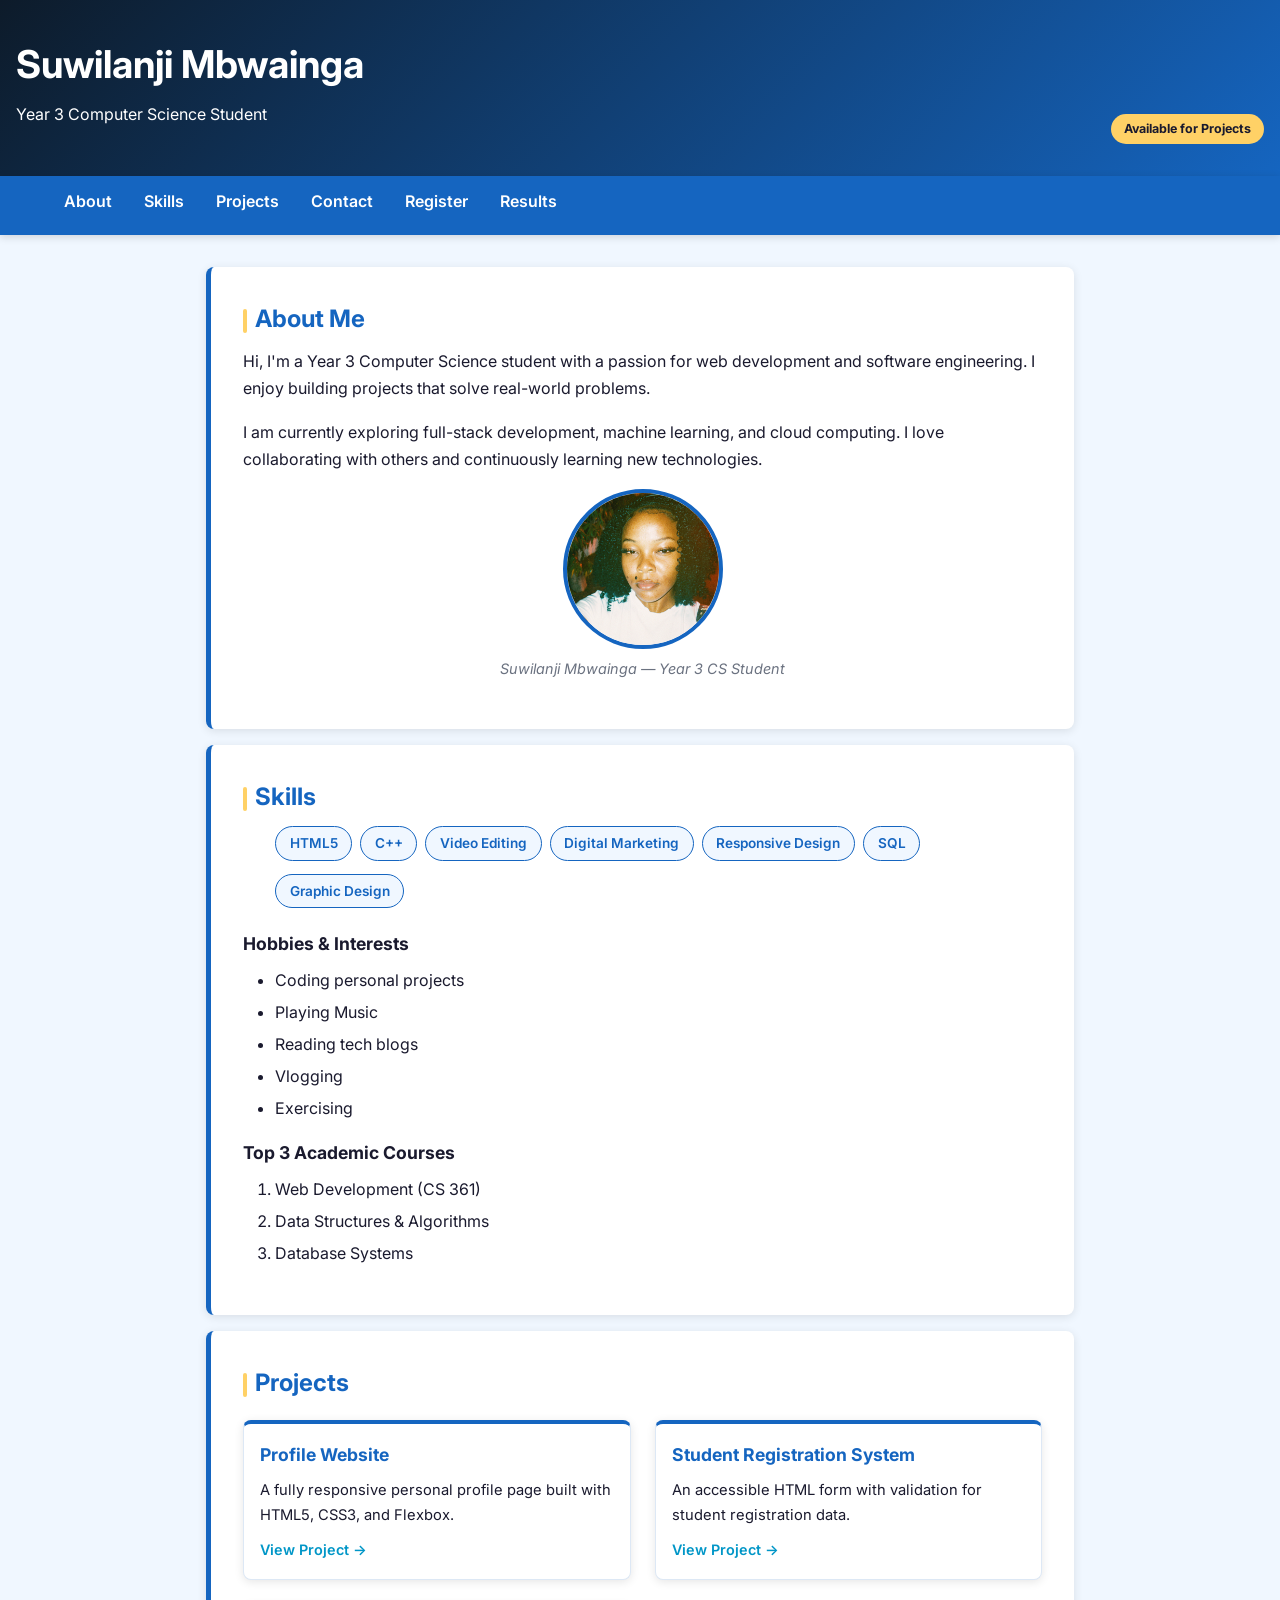
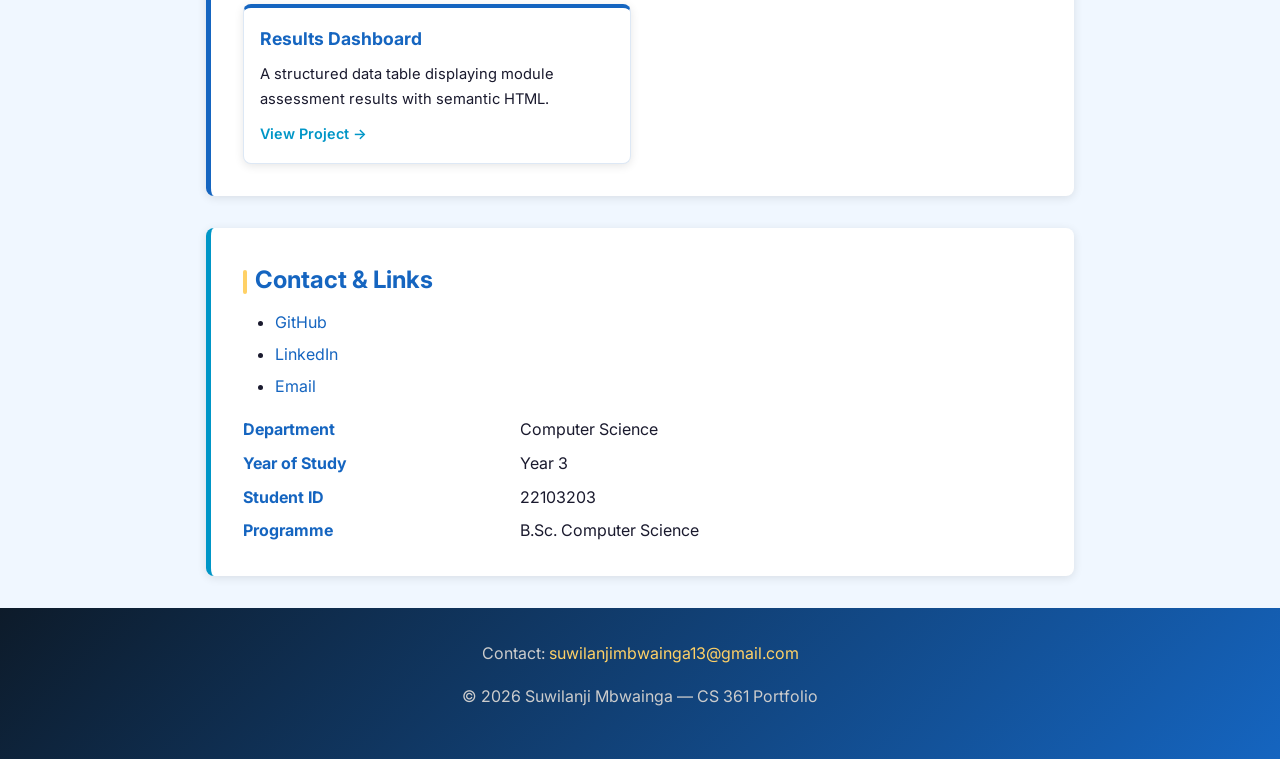
<file: index.html>
<!DOCTYPE html>
<html lang="en">
<head>
  <meta charset="UTF-8">
  <meta name="viewport" content="width=device-width, initial-scale=1.0">
  <title>My Profile — CS 361</title>

  <!-- Week 6 Step 6: Google Fonts — Inter & Poppins -->
  <link rel="preconnect" href="https://fonts.googleapis.com">
  <link rel="preconnect" href="https://fonts.gstatic.com" crossorigin>
  <link href="https://fonts.googleapis.com/css2?family=Inter:wght@400;600;700&family=Poppins:wght@400;600;700&display=swap" rel="stylesheet">

  <!-- style.css always after fonts -->
  <link rel="stylesheet" href="style2.css">
</head>
<body>

  <!-- Week 6 Step 1: Header with gradient + badge -->
  <header>
    <div>
      <h1>Suwilanji Mbwainga</h1>
      <p>Year 3 Computer Science Student</p>
    </div>
    <span class="badge">Available for Projects</span>
  </header>

  <!-- Week 6 Step 1: Nav with flex, hover border-bottom -->
  <nav>
    <ul>
      <li><a href="#about">About</a></li>
      <li><a href="#skills">Skills</a></li>
      <li><a href="#projects">Projects</a></li>
      <li><a href="#contact">Contact</a></li>
      <li><a href="register.html">Register</a></li>
      <li><a href="table.html">Results</a></li>
    </ul>
  </nav>

  <main>

    <!-- Week 6 Step 2: Card section -->
    <section id="about">
      <h2>About Me</h2>
      <p>
        Hi, I'm a Year 3 Computer Science student with a passion for web development
        and software engineering. I enjoy building projects that solve real-world problems.
      </p>
      <p>
        I am currently exploring full-stack development, machine learning, and cloud computing.
        I love collaborating with others and continuously learning new technologies.
      </p>

      <!-- Week 6 Step 3: Profile photo — circular, border, hover scale -->
      <figure class="profile-figure">
        <img src=RQND7701.JPG alt="Photo of Suwilanji Mbwainga" width="200" height="200">
        <figcaption>Suwilanji Mbwainga &mdash; Year 3 CS Student</figcaption>
      </figure>
    </section>

    <!-- Week 6 Step 4: Skills as tag badges -->
    <section id="skills">
      <h2>Skills</h2>
      <ul class="skills-list">

        <li>HTML5</li>
        <li>C++</li>
        <li>Video Editing</li>
        <li>Digital Marketing</li>
        <li>Responsive Design</li>
        <li>SQL</li>
        <li>Graphic Design</li>
      </ul>

      <h3>Hobbies &amp; Interests</h3>
      <ul>
        <li>Coding personal projects</li>
        <li>Playing Music</li>
        <li>Reading tech blogs</li>
        <li>Vlogging</li>
        <li>Exercising</li>
      </ul>

      <h3>Top 3 Academic Courses</h3>
      <ol>
        <li>Web Development (CS 361)</li>
        <li>Data Structures &amp; Algorithms</li>
        <li>Database Systems</li>
      </ol>
    </section>

    <!-- Projects card grid -->
    <section id="projects">
      <h2>Projects</h2>
      <div class="projects-grid">
        <article class="card">
          <h3>Profile Website</h3>
          <p>A fully responsive personal profile page built with HTML5, CSS3, and Flexbox.</p>
          <a href="#">View Project &rarr;</a>
        </article>
        <article class="card">
          <h3>Student Registration System</h3>
          <p>An accessible HTML form with validation for student registration data.</p>
          <a href="register.html">View Project &rarr;</a>
        </article>
        <article class="card">
          <h3>Results Dashboard</h3>
          <p>A structured data table displaying module assessment results with semantic HTML.</p>
          <a href="table.html">View Project &rarr;</a>
        </article>
      </div>
    </section>

  </main>

  <!-- Aside: Contact & Links -->
  <aside id="contact">
    <section>
      <h2>Contact &amp; Links</h2>
      <ul>
        <li><a href="https://github.com/suwilanjimbwainga" target="_blank" rel="noopener">GitHub</a></li>
        <li><a href="https://linkedin.com/in/suwilanjimbwainga" target="_blank" rel="noopener">LinkedIn</a></li>
        <li><a href="mailto:suwilanjimbwainga13@gmail.com">Email</a></li>
      </ul>

      <dl>
        <dt>Department</dt>
        <dd>Computer Science</dd>

        <dt>Year of Study</dt>
        <dd>Year 3</dd>

       <dt>Student ID</dt>
        <dd>22103203</dd>

        <dt>Programme</dt>
        <dd>B.Sc. Computer Science</dd>
      </dl>
    </section>
  </aside>

  <footer>
    <p>Contact: <a href="mailto:suwilanjimbwainga13@gmail.com">suwilanjimbwainga13@gmail.com</a></p>
    <p>&copy; 2026 Suwilanji Mbwainga &mdash; CS 361 Portfolio</p>
  </footer>

</body>
</html>
</file>
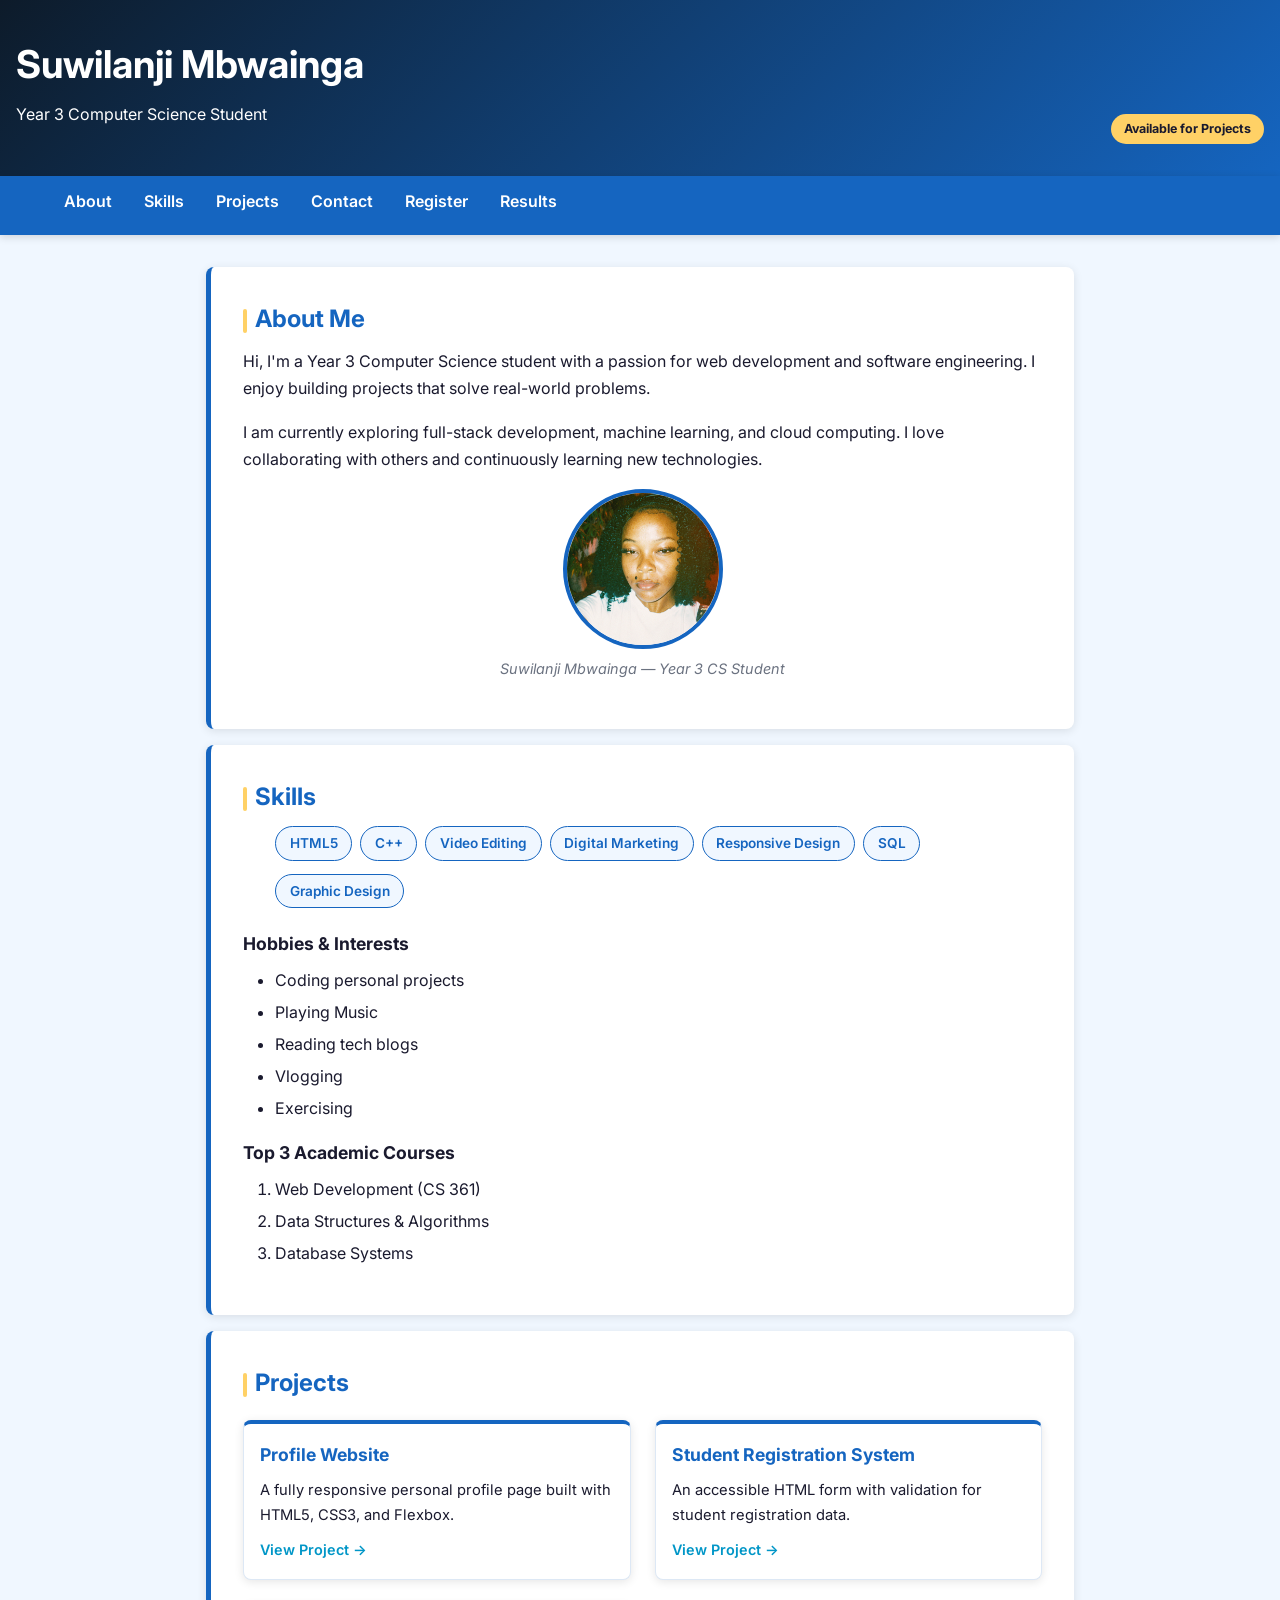
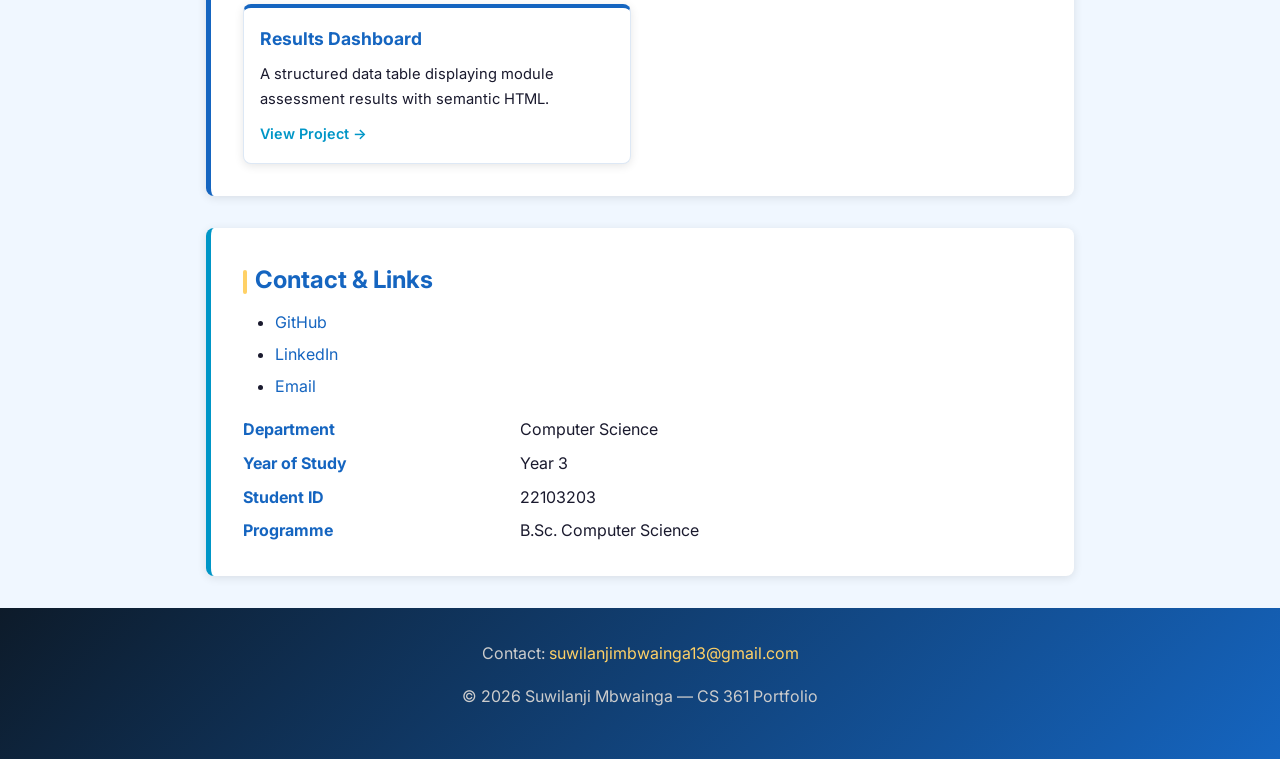
<file: Suwilanji2.html>
<!DOCTYPE html>
<html lang="en">
<head>
  <meta charset="UTF-8">
  <meta name="viewport" content="width=device-width, initial-scale=1.0">
  <title>My Profile — CS 361</title>

  <!-- Week 6 Step 6: Google Fonts — Inter & Poppins -->
  <link rel="preconnect" href="https://fonts.googleapis.com">
  <link rel="preconnect" href="https://fonts.gstatic.com" crossorigin>
  <link href="https://fonts.googleapis.com/css2?family=Inter:wght@400;600;700&family=Poppins:wght@400;600;700&display=swap" rel="stylesheet">

  <!-- style.css always after fonts -->
  <link rel="stylesheet" href="style2.css">
</head>
<body>

  <!-- Week 6 Step 1: Header with gradient + badge -->
  <header>
    <div>
      <h1>Suwilanji Mbwainga</h1>
      <p>Year 3 Computer Science Student</p>
    </div>
    <span class="badge">Available for Projects</span>
  </header>

  <!-- Week 6 Step 1: Nav with flex, hover border-bottom -->
  <nav>
    <ul>
      <li><a href="#about">About</a></li>
      <li><a href="#skills">Skills</a></li>
      <li><a href="#projects">Projects</a></li>
      <li><a href="#contact">Contact</a></li>
      <li><a href="register.html">Register</a></li>
      <li><a href="table.html">Results</a></li>
    </ul>
  </nav>

  <main>

    <!-- Week 6 Step 2: Card section -->
    <section id="about">
      <h2>About Me</h2>
      <p>
        Hi, I'm a Year 3 Computer Science student with a passion for web development
        and software engineering. I enjoy building projects that solve real-world problems.
      </p>
      <p>
        I am currently exploring full-stack development, machine learning, and cloud computing.
        I love collaborating with others and continuously learning new technologies.
      </p>

      <!-- Week 6 Step 3: Profile photo — circular, border, hover scale -->
      <figure class="profile-figure">
        <img src=RQND7701.JPG alt="Photo of Suwilanji Mbwainga" width="200" height="200">
        <figcaption>Suwilanji Mbwainga &mdash; Year 3 CS Student</figcaption>
      </figure>
    </section>

    <!-- Week 6 Step 4: Skills as tag badges -->
    <section id="skills">
      <h2>Skills</h2>
      <ul class="skills-list">

        <li>HTML5</li>
        <li>C++</li>
        <li>Video Editing</li>
        <li>Digital Marketing</li>
        <li>Responsive Design</li>
        <li>SQL</li>
        <li>Graphic Design</li>
      </ul>

      <h3>Hobbies &amp; Interests</h3>
      <ul>
        <li>Coding personal projects</li>
        <li>Playing Music</li>
        <li>Reading tech blogs</li>
        <li>Vlogging</li>
        <li>Exercising</li>
      </ul>

      <h3>Top 3 Academic Courses</h3>
      <ol>
        <li>Web Development (CS 361)</li>
        <li>Data Structures &amp; Algorithms</li>
        <li>Database Systems</li>
      </ol>
    </section>

    <!-- Projects card grid -->
    <section id="projects">
      <h2>Projects</h2>
      <div class="projects-grid">
        <article class="card">
          <h3>Profile Website</h3>
          <p>A fully responsive personal profile page built with HTML5, CSS3, and Flexbox.</p>
          <a href="#">View Project &rarr;</a>
        </article>
        <article class="card">
          <h3>Student Registration System</h3>
          <p>An accessible HTML form with validation for student registration data.</p>
          <a href="register.html">View Project &rarr;</a>
        </article>
        <article class="card">
          <h3>Results Dashboard</h3>
          <p>A structured data table displaying module assessment results with semantic HTML.</p>
          <a href="table.html">View Project &rarr;</a>
        </article>
      </div>
    </section>

  </main>

  <!-- Aside: Contact & Links -->
  <aside id="contact">
    <section>
      <h2>Contact &amp; Links</h2>
      <ul>
        <li><a href="https://github.com/suwilanjimbwainga" target="_blank" rel="noopener">GitHub</a></li>
        <li><a href="https://linkedin.com/in/suwilanjimbwainga" target="_blank" rel="noopener">LinkedIn</a></li>
        <li><a href="mailto:suwilanjimbwainga13@gmail.com">Email</a></li>
      </ul>

      <dl>
        <dt>Department</dt>
        <dd>Computer Science</dd>

        <dt>Year of Study</dt>
        <dd>Year 3</dd>

       <dt>Student ID</dt>
        <dd>22103203</dd>

        <dt>Programme</dt>
        <dd>B.Sc. Computer Science</dd>
      </dl>
    </section>
  </aside>

  <footer>
    <p>Contact: <a href="mailto:suwilanjimbwainga13@gmail.com">suwilanjimbwainga13@gmail.com</a></p>
    <p>&copy; 2026 Suwilanji Mbwainga &mdash; CS 361 Portfolio</p>
  </footer>

</body>
</html>
</file>
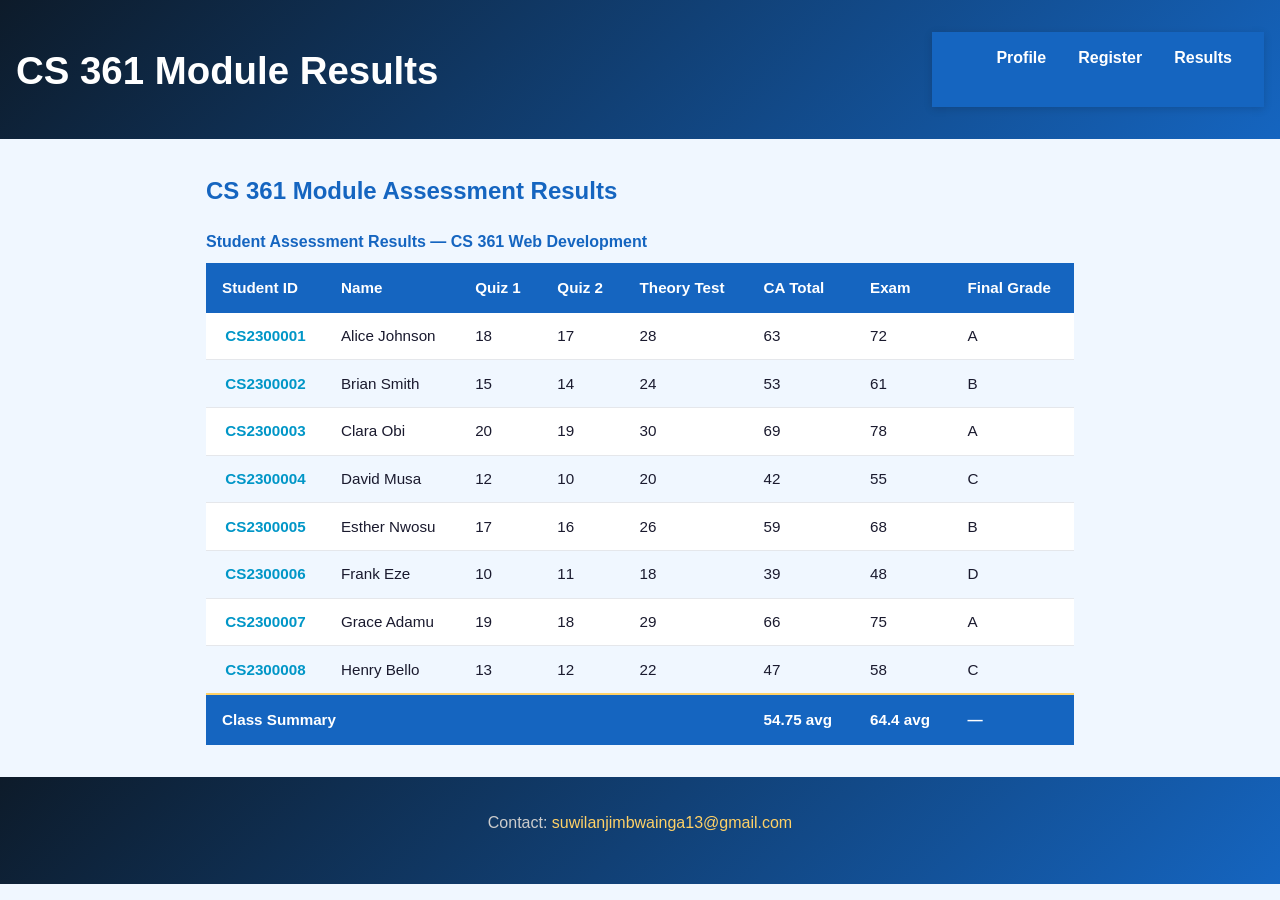
<file: table.html>
<!DOCTYPE html>
<html lang="en">
<head>
  <meta charset="UTF-8">
  <meta name="viewport" content="width=device-width, initial-scale=1.0">
  <title>CS 361 Module Results</title>
  <link rel="stylesheet" href="style2.css">
</head>
<body>

  <header>
    <h1>CS 361 Module Results</h1>
    <nav>
      <ul>
        <li><a href="profile.html">Profile</a></li>
        <li><a href="register.html">Register</a></li>
        <li><a href="table.html">Results</a></li>
      </ul>
    </nav>
  </header>

  <main>
    <article>
      <h2>CS 361 Module Assessment Results</h2>

      <table>
        <caption>Student Assessment Results — CS 361 Web Development</caption>

        <thead>
          <tr>
            <th scope="col">Student ID</th>
            <th scope="col">Name</th>
            <th scope="col">Quiz 1</th>
            <th scope="col">Quiz 2</th>
            <th scope="col">Theory Test</th>
            <th scope="col">CA Total</th>
            <th scope="col">Exam</th>
            <th scope="col">Final Grade</th>
          </tr>
        </thead>

        <tbody>
          <tr>
            <th scope="row">CS2300001</th>
            <td>Alice Johnson</td>
            <td>18</td>
            <td>17</td>
            <td>28</td>
            <td>63</td>
            <td>72</td>
            <td>A</td>
          </tr>
          <tr>
            <th scope="row">CS2300002</th>
            <td>Brian Smith</td>
            <td>15</td>
            <td>14</td>
            <td>24</td>
            <td>53</td>
            <td>61</td>
            <td>B</td>
          </tr>
          <tr>
            <th scope="row">CS2300003</th>
            <td>Clara Obi</td>
            <td>20</td>
            <td>19</td>
            <td>30</td>
            <td>69</td>
            <td>78</td>
            <td>A</td>
          </tr>
          <tr>
            <th scope="row">CS2300004</th>
            <td>David Musa</td>
            <td>12</td>
            <td>10</td>
            <td>20</td>
            <td>42</td>
            <td>55</td>
            <td>C</td>
          </tr>
          <tr>
            <th scope="row">CS2300005</th>
            <td>Esther Nwosu</td>
            <td>17</td>
            <td>16</td>
            <td>26</td>
            <td>59</td>
            <td>68</td>
            <td>B</td>
          </tr>
          <tr>
            <th scope="row">CS2300006</th>
            <td>Frank Eze</td>
            <td>10</td>
            <td>11</td>
            <td>18</td>
            <td>39</td>
            <td>48</td>
            <td>D</td>
          </tr>
          <tr>
            <th scope="row">CS2300007</th>
            <td>Grace Adamu</td>
            <td>19</td>
            <td>18</td>
            <td>29</td>
            <td>66</td>
            <td>75</td>
            <td>A</td>
          </tr>
          <tr>
            <th scope="row">CS2300008</th>
            <td>Henry Bello</td>
            <td>13</td>
            <td>12</td>
            <td>22</td>
            <td>47</td>
            <td>58</td>
            <td>C</td>
          </tr>
        </tbody>

        <tfoot>
          <tr>
            <td colspan="5">Class Summary</td>
            <td>54.75 avg</td>
            <td>64.4 avg</td>
            <td>—</td>
          </tr>
        </tfoot>

      </table>
    </article>
  </main>

  <footer>
    <p>Contact: <a href="mailto:suwilanjimbwainga13@gmail.com">suwilanjimbwainga13@gmail.com</a></p>
  </footer>

</body>
</html>
</file>
<file: style2.css>
/* === style.css === */
/* === CS 361 Module 3A — Weeks 5 & 6 Complete === */

/* ============================================
   1. CSS VARIABLES (design tokens)
   Week 5 Step 2 — at least 5 colour variables,
   5 spacing variables, font, radius, shadow
   ============================================ */
:root {
  /* Colours */
  --c-primary:   #1565C0;
  --c-secondary: #0096C7;
  --c-accent:    #FFD166;
  --c-bg:        #F0F7FF;
  --c-text:      #1A1A2E;
  --c-white:     #FFFFFF;
  --c-muted:     #6B7280;

  /* Spacing */
  --sp-xs:  0.25rem;
  --sp-sm:  0.5rem;
  --sp-md:  1rem;
  --sp-lg:  2rem;
  --sp-xl:  4rem;

  /* Font — Week 6 Step 6 Google Fonts */
  --font: "Inter", "Poppins", sans-serif;

  /* Misc */
  --radius: 8px;
  --shadow: 0 2px 10px rgba(0,0,0,.1);
}

/* ============================================
   2. BOX-SIZING RESET
   Week 5 Step 3
   ============================================ */
*, *::before, *::after {
  box-sizing: border-box;
  margin: 0;
  padding: 0;
}

/* ============================================
   3. BASE STYLES
   Week 5 Step 3 — body font, size, line-height,
   colour, background using CSS variables
   ============================================ */
body {
  font-family: var(--font);
  font-size: 1rem;
  line-height: 1.7;
  color: var(--c-text);
  background: var(--c-bg);
}

/* ============================================
   4. TYPOGRAPHY SCALE
   Week 5 Step 4
   ============================================ */
h1 {
  font-size: 2.4rem;
  font-weight: 700;
  color: var(--c-white);
}

h2 {
  font-size: 1.5rem;
  color: var(--c-primary);
  margin-bottom: var(--sp-sm);
}

/* Week 5 Step 5 — advanced selector: section h2::before */
section h2::before {
  content: "";
  display: inline-block;
  width: 4px;
  height: 1em;
  background: var(--c-accent);
  margin-right: var(--sp-sm);
  vertical-align: middle;
  border-radius: 2px;
}

h3 {
  font-size: 1.1rem;
  color: var(--c-text);
  margin-bottom: var(--sp-sm);
}

p {
  margin-bottom: var(--sp-md);
}

/* Week 5 Step 4 — remove underline, add colour + hover transition */
a {
  color: var(--c-primary);
  text-decoration: none;
  transition: color 0.25s ease;
}

/* Week 5 Step 5 — advanced selector: nav a:hover */
a:hover {
  color: var(--c-secondary);
  text-decoration: underline;
}

/* ============================================
   5. HEADER
   Week 6 Step 1 — CSS gradient background
   ============================================ */
header {
  background: linear-gradient(135deg, #0D1B2A, #1565C0);
  color: var(--c-white);
  padding: var(--sp-lg) var(--sp-md);
  display: flex;
  justify-content: space-between;
  align-items: flex-end;
}

header h1 {
  margin-bottom: var(--sp-xs);
}

/* Available badge */
.badge {
  background: var(--c-accent);
  color: var(--c-text);
  padding: 0.3rem 0.8rem;
  border-radius: 20px;
  font-size: 0.78rem;
  font-weight: 700;
  white-space: nowrap;
}

/* ============================================
   6. NAVIGATION
   Week 6 Step 1 — flex display, link colours,
   hover border-bottom using CSS variables
   ============================================ */
nav {
  background: var(--c-primary);
  position: sticky;
  top: 0;
  z-index: 100;
  box-shadow: 0 2px 8px rgba(0,0,0,0.15);
}

nav ul {
  list-style: none;
  display: flex;
  flex-wrap: wrap;
  padding: 0 var(--sp-md);
  gap: 0;
}

nav a {
  display: block;
  padding: 0.75rem var(--sp-md);
  color: var(--c-white);
  font-weight: 600;
  text-decoration: none;
  border-bottom: 3px solid transparent;
  transition: border-color 0.25s ease;
}

/* Week 5 Step 5 — nav a:hover advanced selector */
nav a:hover {
  border-bottom-color: var(--c-accent);
  color: var(--c-white);
  text-decoration: none;
}

/* ============================================
   7. MAIN LAYOUT
   ============================================ */
main {
  max-width: 900px;
  margin: var(--sp-lg) auto;
  padding: 0 var(--sp-md);
}

aside {
  max-width: 900px;
  margin: 0 auto var(--sp-lg);
  padding: 0 var(--sp-md);
}

/* ============================================
   8. CARD SECTIONS
   Week 6 Step 2 — white background, border-radius,
   box-shadow, border-left accent, margin-bottom
   ============================================ */
section {
  background: var(--c-white);
  border-radius: var(--radius);
  padding: var(--sp-lg);
  margin-bottom: var(--sp-md);
  border-left: 5px solid var(--c-primary);
  box-shadow: var(--shadow);
}

aside section {
  border-left-color: var(--c-secondary);
}

/* ============================================
   9. PROFILE PHOTO
   Week 6 Step 3 — circular, border, scale hover
   Week 5 Step 5 — .profile-figure class selector
   ============================================ */
.profile-figure {
  display: flex;
  flex-direction: column;
  align-items: center;
  text-align: center;
  margin: var(--sp-md) 0;
}

.profile-figure img {
  width: 160px;
  height: 160px;
  border-radius: 50%;
  object-fit: cover;
  border: 4px solid var(--c-primary);
  transition: transform 0.3s ease;
}

.profile-figure img:hover {
  transform: scale(1.05);
}

.profile-figure figcaption {
  margin-top: var(--sp-sm);
  font-style: italic;
  color: var(--c-muted);
  font-size: 0.9rem;
}

/* ============================================
   10. SKILLS & LISTS
   Week 6 Step 4 — remove bullets, inline-block
   li items as tag badges
   Week 5 Step 5 — .skills-list class selector
   ============================================ */
.skills-list {
  display: flex;
  flex-wrap: wrap;
  gap: 0.5rem;
  list-style: none;
  padding: 0;
  margin-top: var(--sp-sm);
}

.skills-list li {
  display: inline-block;
  background: var(--c-bg);
  border: 1px solid var(--c-primary);
  border-radius: 50px;
  padding: 0.3rem 0.85rem;
  font-size: 0.85rem;
  color: var(--c-primary);
  font-weight: 600;
}

/* Regular lists */
ul, ol {
  margin-left: var(--sp-lg);
  margin-bottom: var(--sp-md);
}

li {
  margin-bottom: 0.3rem;
}

/* Description list */
dl {
  display: grid;
  grid-template-columns: 1fr 2fr;
  gap: 0.4rem 1rem;
  margin-top: var(--sp-sm);
}

dt {
  font-weight: 700;
  color: var(--c-primary);
}

dd {
  color: var(--c-text);
}

/* ============================================
   11. PROJECTS GRID
   ============================================ */
.projects-grid {
  display: grid;
  grid-template-columns: repeat(auto-fit, minmax(280px, 1fr));
  gap: 1.5rem;
  margin-top: var(--sp-md);
}

.card {
  background: var(--c-white);
  border-radius: var(--radius);
  padding: var(--sp-md);
  border: 1px solid #dde8f5;
  box-shadow: var(--shadow);
  border-top: 4px solid var(--c-primary);
  transition: transform 0.2s ease, box-shadow 0.2s ease;
}

.card:hover {
  transform: translateY(-3px);
  box-shadow: 0 6px 20px rgba(0,0,0,0.12);
}

.card h3 {
  margin-bottom: var(--sp-sm);
  color: var(--c-primary);
}

.card p {
  font-size: 0.92rem;
  margin-bottom: var(--sp-sm);
}

.card a {
  font-weight: 600;
  font-size: 0.9rem;
  color: var(--c-secondary);
}

/* ============================================
   12. TABLE STYLING
   Week 6 Step 5 — thead primary+white,
   nth-child alternating rows, border-bottom,
   tfoot styling
   ============================================ */
table {
  width: 100%;
  border-collapse: collapse;
  margin-top: var(--sp-md);
  font-size: 0.95rem;
}

caption {
  font-weight: 700;
  font-size: 1rem;
  margin-bottom: var(--sp-sm);
  color: var(--c-primary);
  text-align: left;
}

thead {
  background: var(--c-primary);
  color: var(--c-white);
}

thead th {
  padding: 0.75rem 1rem;
  text-align: left;
}

tbody tr:nth-child(even) {
  background: var(--c-bg);
}

tbody tr:nth-child(odd) {
  background: var(--c-white);
}

tbody td, tbody th {
  padding: 0.65rem 1rem;
  border-bottom: 1px solid #e5e7eb;
}

tbody th[scope="row"] {
  font-weight: 700;
  color: var(--c-secondary);
}

tfoot td {
  padding: 0.75rem 1rem;
  background: var(--c-primary);
  color: var(--c-white);
  font-weight: 700;
  border-top: 2px solid var(--c-accent);
}

/* ============================================
   13. FORMS (Week 4)
   ============================================ */
form {
  display: flex;
  flex-direction: column;
  gap: var(--sp-lg);
}

fieldset {
  border: 1px solid #d1d5db;
  border-radius: var(--radius);
  padding: var(--sp-md) var(--sp-lg);
}

legend {
  font-weight: 700;
  color: var(--c-primary);
  padding: 0 0.5rem;
}

.form-group {
  display: flex;
  flex-direction: column;
  gap: 0.3rem;
  margin-bottom: var(--sp-md);
}

.form-group label {
  font-weight: 600;
  color: var(--c-text);
  font-size: 0.95rem;
}

.form-group input,
.form-group select,
.form-group textarea {
  padding: 0.5rem 0.8rem;
  border: 1px solid #ccc;
  border-radius: var(--radius);
  font-size: 1rem;
  font-family: var(--font);
  transition: border-color 0.2s;
}

.form-group input:focus,
.form-group select:focus,
.form-group textarea:focus {
  outline: none;
  border-color: var(--c-primary);
  box-shadow: 0 0 0 3px rgba(21,101,192,0.15);
}

.form-group fieldset {
  border: none;
  padding: 0;
  display: flex;
  flex-direction: row;
  flex-wrap: wrap;
  gap: var(--sp-md);
}

.required { color: red; }
.form-buttons { display: flex; gap: var(--sp-md); }

button[type="submit"] {
  background: var(--c-primary);
  color: var(--c-white);
  padding: 0.6rem 1.5rem;
  border: none;
  border-radius: var(--radius);
  font-size: 1rem;
  font-family: var(--font);
  cursor: pointer;
  transition: background 0.2s;
}

button[type="submit"]:hover { background: var(--c-secondary); }

button[type="reset"] {
  background: transparent;
  color: #555;
  padding: 0.6rem 1.5rem;
  border: 1px solid #ccc;
  border-radius: var(--radius);
  font-size: 1rem;
  font-family: var(--font);
  cursor: pointer;
}

button[type="reset"]:hover { background: #f0f0f0; }

/* ============================================
   14. FOOTER
   ============================================ */
footer {
  text-align: center;
  padding: var(--sp-lg);
  background: linear-gradient(135deg, #0D1B2A, #1565C0);
  color: #ccc;
  margin-top: var(--sp-lg);
}

footer a { color: var(--c-accent); }

/* ============================================
   15. RESPONSIVE IMAGES (good practice)
   ============================================ */
img {
  max-width: 100%;
  height: auto;
  display: block;
}
</file>
